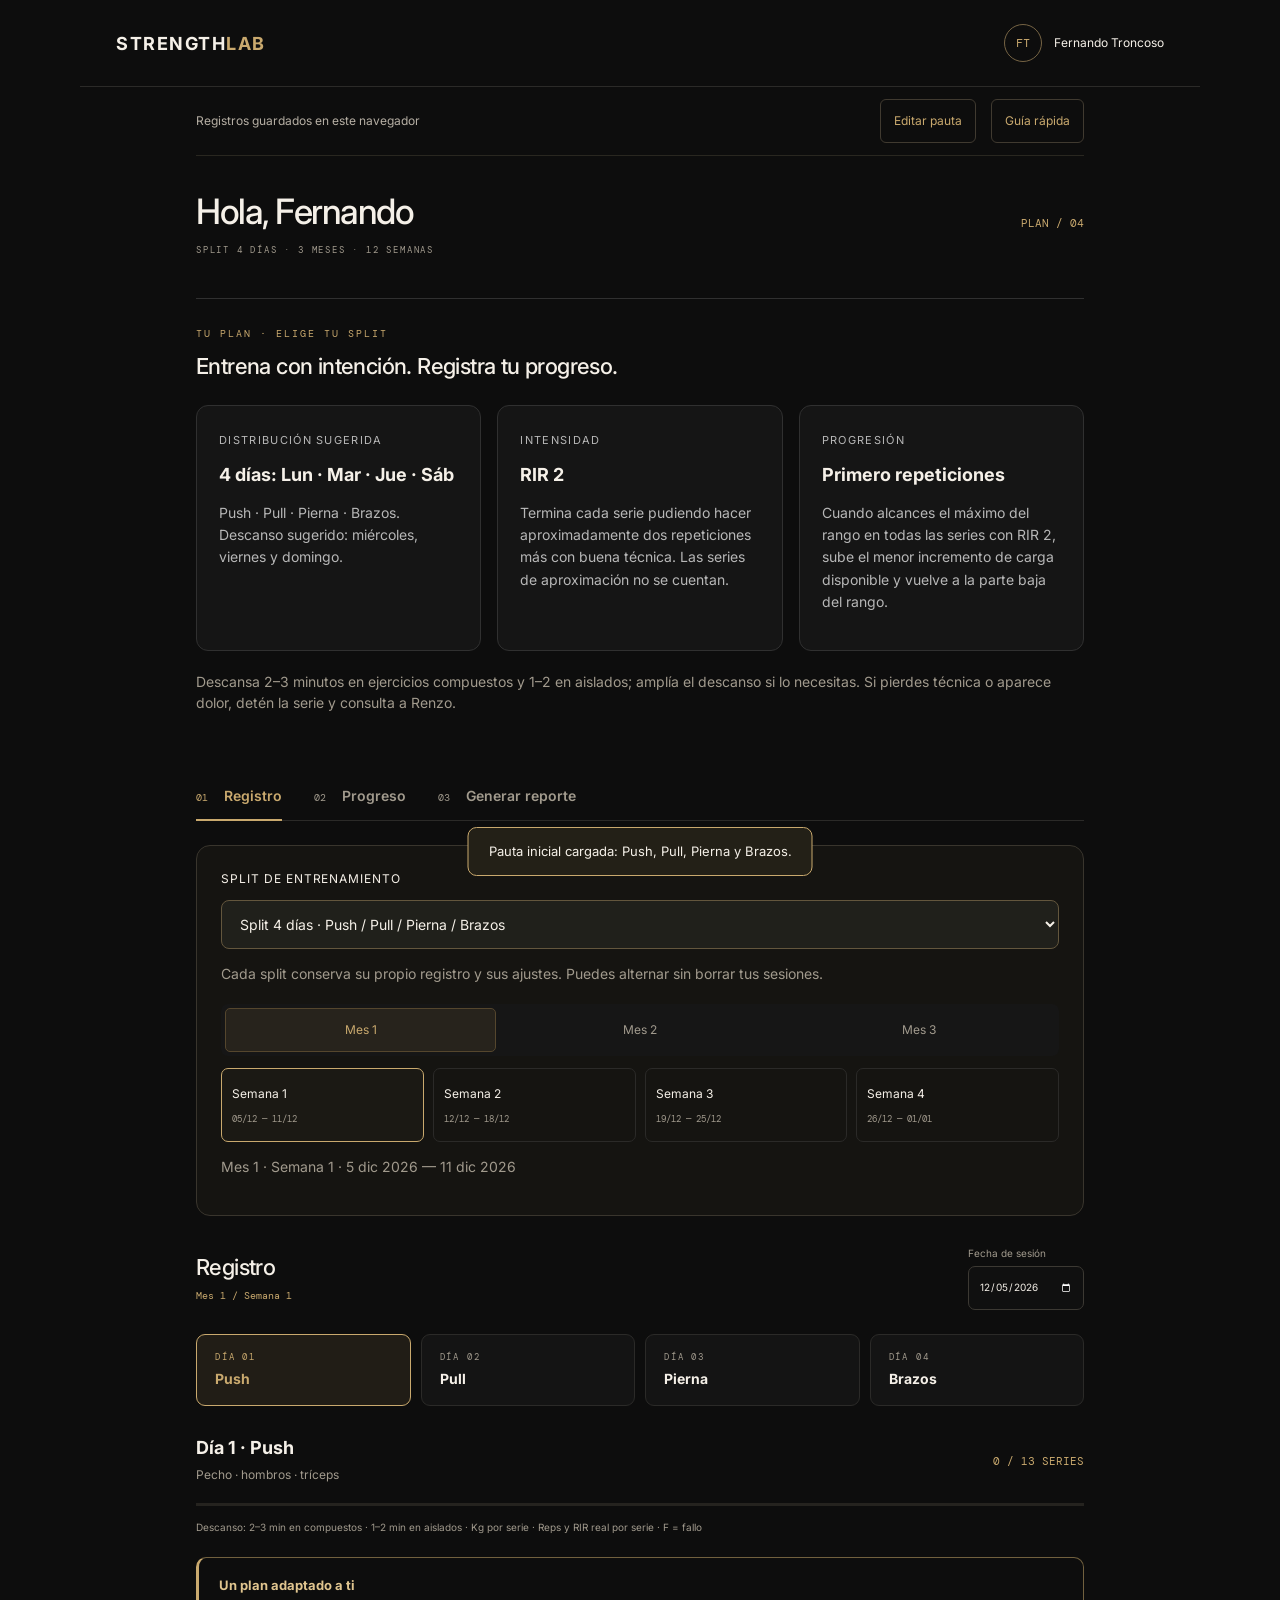
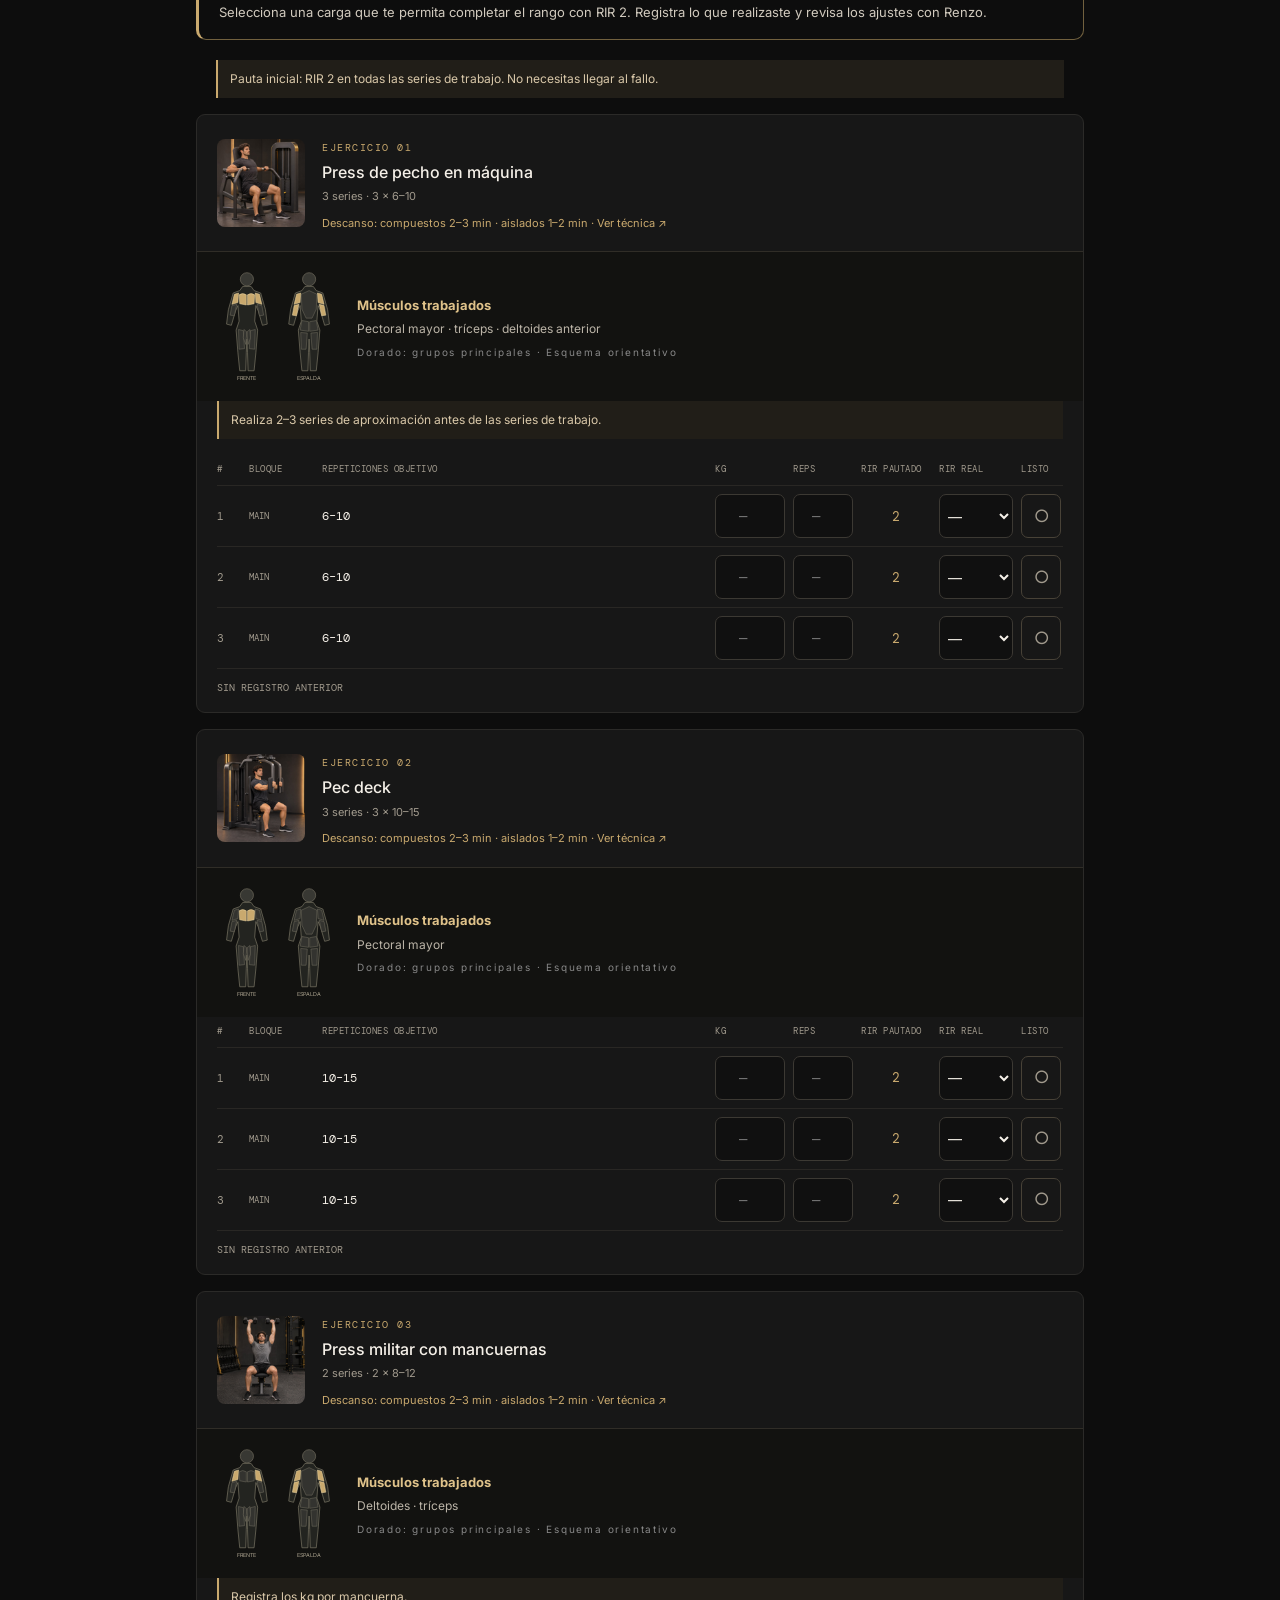
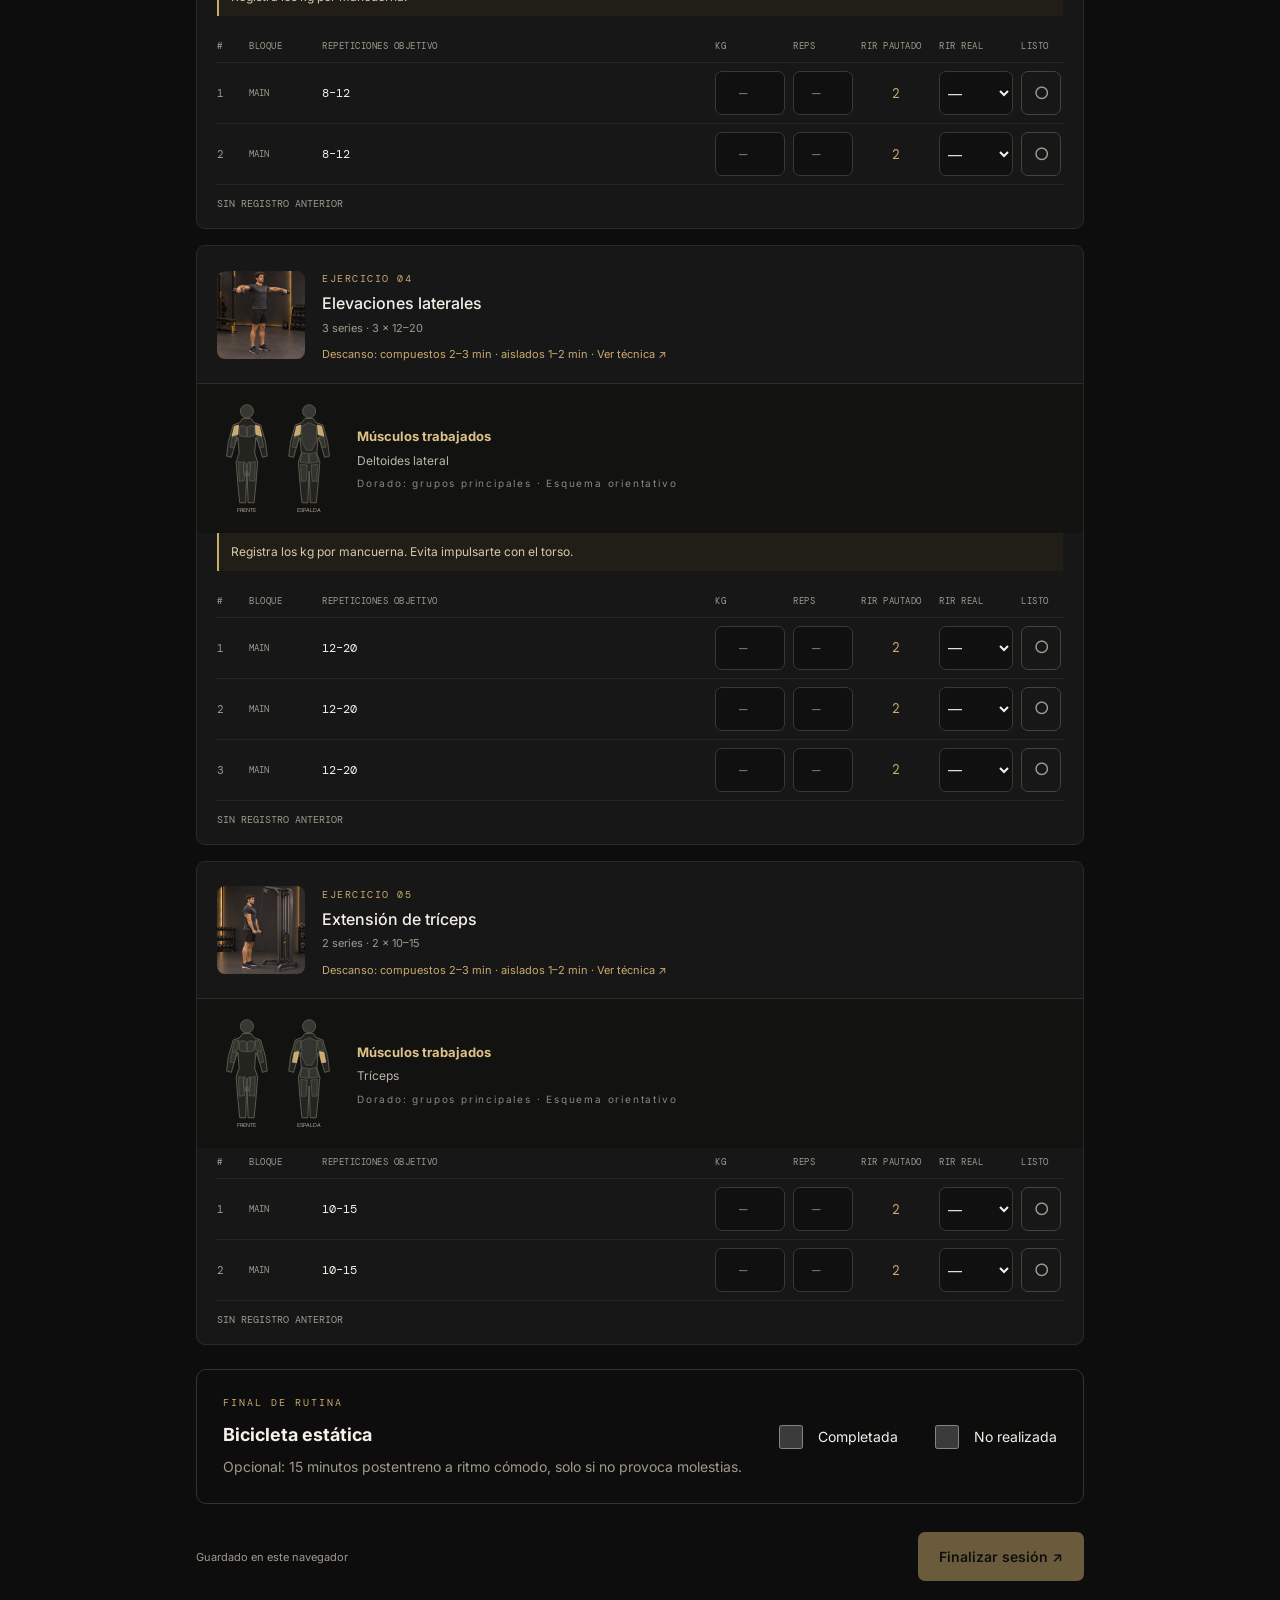
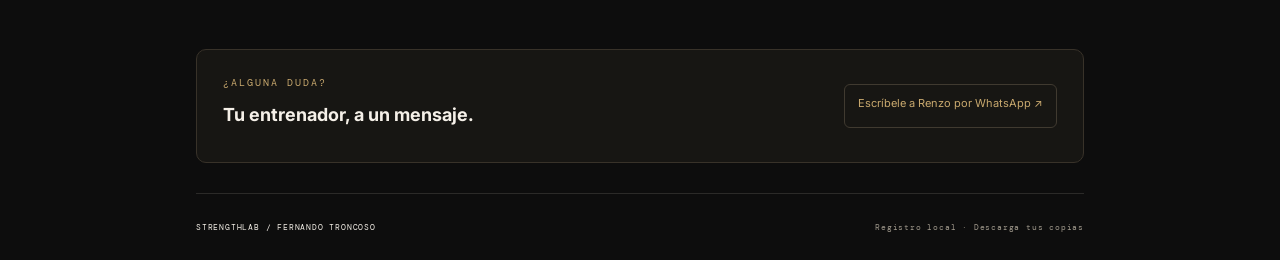
<file: index.html>
<!doctype html>
<html lang="es"><head><meta charset="utf-8"><meta name="viewport" content="width=device-width,initial-scale=1,viewport-fit=cover"><meta name="theme-color" content="#0D0D0D"><meta name="description" content="Rutina de Fernando Troncoso: Push, Pull, Pierna y Brazos. Registro de cargas y seguimiento."><meta name="robots" content="noindex"><title>Fernando Troncoso · StrengthLab</title><link rel="preconnect" href="https://fonts.googleapis.com"><link rel="stylesheet" href="https://fonts.googleapis.com/css2?family=Playfair+Display:wght@600;700&family=DM+Mono:wght@400;500&family=Inter:wght@400;500;600;700&display=swap"><link rel="stylesheet" href="style.css?v=split-v2"><script src="routine.js?v=split-v2" defer></script><script src="technique.js?v=split-v2" defer></script><script src="vendor/jspdf.umd.min.js?v=split-v2" defer></script><script src="vendor/jspdf.plugin.autotable.min.js?v=split-v2" defer></script><link rel="stylesheet" href="cloud.css?v=split-v2"><script src="plan.js?v=split-v2" defer></script><script src="local.js?v=split-v2" defer></script><script src="muscles.js?v=split-v2" defer></script><script src="app.js?v=split-v2" defer></script><script src="reports.js?v=split-v2" defer></script><script src="editor.js?v=split-v2" defer></script><script src="onboarding.js?v=split-v2" defer></script><link rel="stylesheet" href="demo.css?v=split-v2"><script src="program.js?v=split-v2" defer></script></head>
<body><header><a class="brand" href="#registro" aria-label="StrengthLab registro">STRENGTH<span>LAB</span></a><div class="athlete"><span class="avatar" id="demo-avatar">FT</span><span id="demo-athlete">Fernando Troncoso</span></div></header>
<main id="workspace"><div class="account-bar"><span id="account-role">Registros guardados en este navegador</span><div><button id="edit-plan" class="quiet">Editar pauta</button><button id="show-guide" class="quiet">Guía rápida</button></div></div><div id="sync-alert" role="status" hidden></div><section class="intro"><div><h1>Hola, <em id="demo-greeting">Fernando</em></h1><p class="plan-meta">SPLIT 4 O 5 DÍAS · 3 MESES · 12 SEMANAS</p></div><span class="minimal-mark">PLAN / 04</span></section>
<section class="demo-includes"><p class="eyebrow">TU PLAN · ELIGE TU SPLIT</p><h2>Entrena con intención. Registra tu progreso.</h2><div class="demo-benefits"><article><span>DISTRIBUCIÓN SUGERIDA</span><h3 id="split-schedule">4 días: Lun · Mar · Jue · Sáb</h3><p id="split-description">Push · Pull · Pierna · Brazos.</p></article><article><span>INTENSIDAD</span><h3>RIR 2</h3><p>Termina cada serie pudiendo hacer aproximadamente dos repeticiones más con buena técnica. Las series de aproximación no se cuentan.</p></article><article><span>PROGRESIÓN</span><h3>Primero repeticiones</h3><p>Cuando alcances el máximo del rango en todas las series con RIR 2, sube el menor incremento de carga disponible y vuelve a la parte baja del rango.</p></article></div><p class="muted">Descansa 2–3 minutos en ejercicios compuestos y 1–2 en aislados; amplía el descanso si lo necesitas. Si pierdes técnica o aparece dolor, detén la serie y consulta a Renzo.</p></section><nav aria-label="Secciones"><button data-tab="registro" class="active">01 <span>Registro</span></button><button data-tab="progreso">02 <span>Progreso</span></button><button data-tab="reporte">03 <span>Generar reporte</span></button></nav>
<section id="coach" hidden><div class="section-top"><div><p class="eyebrow">PAUTA DEL ENTRENADOR</p><h2>Pauta y videos de referencia</h2></div><button id="close-editor" class="quiet">Volver al registro</button></div><p class="muted">Define las series, repeticiones y el RIR objetivo de cada serie y pega el video de cada ejercicio. F = fallo; 0 = ninguna repetición en reserva sin intentar otra. Los campos vacíos quedan sin pautar. Esta pauta se aplica a las sesiones nuevas del programa.</p><p class="note">La pauta se guarda en este navegador. Usa «Crear enlace de pauta» para compartir los ajustes. Las sesiones ya registradas conservan su pauta original. Este editor no tiene contraseña.</p><form id="plan-form"><div id="plan-fields"></div><div class="editor-actions"><button class="primary" type="submit">Guardar pauta</button><button class="quiet" id="share-plan" type="button">Crear enlace de pauta ↗</button><button class="quiet" id="export-plan" type="button">Descargar pauta</button><label class="quiet file">Importar pauta<input id="import-plan" type="file" accept="application/json"></label></div><p id="plan-status" role="status"></p><div id="plan-link-box" hidden><label>Enlace de pauta<textarea id="plan-link" rows="3" readonly></textarea></label><button id="copy-plan-link" type="button" class="quiet">Copiar enlace</button></div></form></section><section id="registro"><section class="program-controls" aria-label="Planificación del entrenamiento"><label for="split-select">Split de entrenamiento</label><select id="split-select"><option value="4">Split 4 días · Push / Pull / Pierna / Brazos</option><option value="5">Split 5 días · Push / Pull / Pierna / Push / Pull</option></select><p class="muted">Cada split conserva su propio registro y sus ajustes. Puedes alternar sin borrar tus sesiones.</p><div id="training-months" class="months" aria-label="Mes de entrenamiento"></div><div id="training-weeks" class="report-weeks" aria-label="Semana de entrenamiento"></div><p id="training-range" class="muted"></p></section><div class="section-top"><div><h2>Registro</h2><p id="session-period" class="period-caption"></p></div><label class="date-label">Fecha de sesión<input type="date" id="date" required></label></div><div class="days" id="days"></div><div class="session-head"><div><h3 id="day-title"></h3><p class="muted" id="day-description"></p></div><span id="completion" class="mono"></span></div><div class="meter"><i id="meter"></i></div><p class="help">Descanso: 2–3 min en compuestos · 1–2 min en aislados · Kg por serie · Reps y RIR real por serie · F = fallo</p><aside class="care-note"><strong>Un plan adaptado a ti</strong><p>Selecciona una carga que te permita completar el rango con RIR 2. Registra lo que realizaste y revisa los ajustes con Renzo.</p></aside><p class="note">Pauta inicial: RIR 2 en todas las series de trabajo. No necesitas llegar al fallo.</p><div id="exercises"></div><section class="cardio-card" id="cardio-card"><div><p class="eyebrow">FINAL DE RUTINA</p><h3>Bicicleta estática</h3><p class="muted">Opcional: 15 minutos postentreno a ritmo cómodo, solo si no provoca molestias.</p></div><label class="cardio-check"><input id="cardio-done" type="checkbox"><span>Completada</span></label><label class="cardio-check"><input id="cardio-skipped" type="checkbox"><span>No realizada</span></label></section><div class="session-footer"><p id="save-status" role="status">Guardado en este navegador</p><button id="finish" class="primary">Finalizar sesión <span>↗</span></button></div></section>
<section id="progreso" hidden><div class="section-top"><div><h2>Progreso</h2></div></div><div class="stats" id="stats"></div><div class="chart-card"><label for="exercise-select" class="eyebrow">EVOLUCIÓN POR EJERCICIO</label><select id="exercise-select"></select><p class="muted">Mayor carga de una serie completada en cada sesión · kg</p><div id="chart"></div></div><div class="section-top"><h3>Historial de sesiones</h3><button class="quiet" id="export">Descargar historial ↓</button></div><div id="history"></div><details class="backup"><summary>Guardar o recuperar una copia</summary><p class="muted">Descarga una copia de tus registros. Las copias corresponden al split seleccionado. Cambia de split para consultar o respaldar sus registros.</p><button class="quiet" id="backup">Descargar copia</button><label class="quiet file">Importar copia<input id="import" type="file" accept="application/json"></label></details></section>
<section id="reporte" hidden><div class="section-top"><h2>Reporte semanal</h2><span class="mono">03 MESES / 12 SEMANAS</span></div>
<div class="report-controls"><div class="report-settings"><label class="date-label">Inicio del programa<input type="date" id="program-start" required></label><p class="muted">Cada mes tiene 4 semanas de 7 días.</p></div><div class="months" aria-label="Mes del reporte"><button data-month="0">Mes 1</button><button data-month="1">Mes 2</button><button data-month="2">Mes 3</button></div><div id="report-weeks" class="report-weeks" aria-label="Semana del reporte"></div><div class="report-selection"><span id="report-range"></span><button id="generate-report" class="primary">Generar reporte ↗</button></div></div>
<div id="report-output" aria-live="polite"><div class="empty">Selecciona una semana para generar su reporte.</div></div></section>
<aside class="coach-contact"><div><p class="eyebrow">¿ALGUNA DUDA?</p><h3>Tu entrenador, a un mensaje.</h3></div><a class="quiet" href="https://wa.me/56957528873" target="_blank" rel="noopener noreferrer">Escríbele a Renzo por WhatsApp ↗</a></aside><footer><span>STRENGTHLAB / FERNANDO TRONCOSO</span><span class="muted">Registro local · Descarga tus copias</span></footer></main><dialog id="onboarding" aria-labelledby="welcome-title" aria-describedby="welcome-description"><div class="welcome-top"><p class="eyebrow">STRENGTHLAB · TU GUÍA</p><button id="welcome-skip" class="quiet" type="button">Ver después</button></div><div class="welcome-progress" aria-hidden="true"><i></i><i></i><i></i><i></i><i></i></div><p id="welcome-step" class="eyebrow" aria-live="polite"></p><h2 id="welcome-title" tabindex="-1"></h2><p id="welcome-description" class="muted"></p><div id="welcome-content"></div><div class="welcome-actions"><button id="welcome-back" class="quiet" type="button">Atrás</button><button id="start-training" class="primary" type="button">Siguiente →</button></div><p class="welcome-foot">Puedes volver a esta guía desde «Guía rápida».</p></dialog><dialog id="photo" aria-labelledby="photo-title"><button id="close-photo" aria-label="Cerrar detalle del ejercicio">×</button><img alt=""><div class="technique-content"><p id="photo-caption" class="eyebrow"></p><h2 id="photo-title"></h2><p class="rest-detail">Descanso recomendado: <strong>2–3 min en compuestos; 1–2 min en aislados</strong></p><div id="photo-muscles"></div><h3>Recomendación técnica</h3><ul id="photo-technique"></ul><p id="photo-coach-note" class="note" hidden></p></div></dialog><div id="toast" role="status" hidden></div></body></html>
</file>
<file: style.css>
:root{color-scheme:dark;--gold:#c9a96e;--bg:#0d0d0d;--card:#171717;--line:#2b2a28;--text:#f5f0e8;--muted:#a19a8d;--mono:'DM Mono',monospace;--serif:'Playfair Display',Georgia,serif}*{box-sizing:border-box}body{margin:0;background:var(--bg);color:var(--text);font:14px/1.5 Inter,system-ui,sans-serif}button,input,select{font:inherit}button,a,input,select,summary{touch-action:manipulation}button{cursor:pointer}button:focus-visible,a:focus-visible,summary:focus-visible{outline:2px solid var(--gold);outline-offset:4px}button{color:inherit}header{max-width:1120px;margin:auto;padding:28px 36px;display:flex;justify-content:space-between;align-items:center;border-bottom:1px solid var(--line)}.brand{font-size:18px;font-weight:700;letter-spacing:1.5px;color:var(--text);text-decoration:none}.brand>span{color:var(--gold)}small{display:block;font-size:9px;letter-spacing:1.8px;color:var(--muted);font-weight:400;margin-top:5px}.athlete{display:flex;align-items:center;gap:12px;font-size:12px}.avatar{width:38px;height:38px;border:1px solid #766444;display:grid;place-items:center;border-radius:50%;font:12px var(--mono);color:var(--gold)}main{max-width:960px;padding:0 36px;margin:auto}.intro{display:flex;align-items:center;justify-content:space-between;padding:46px 0 34px}.eyebrow{font:10px var(--mono);letter-spacing:2px;color:var(--gold);margin:0 0 12px}h1{font:600 56px/1.1 var(--serif);margin:0 0 16px;letter-spacing:-2px}h1 em{color:var(--gold);font-style:normal}h2{font:600 28px/1.2 var(--serif);margin:0}h3{font-size:18px;margin:0}.muted{color:var(--muted)}.intro .muted{margin:0}.plan-label{display:flex;align-items:center;gap:14px}.plan-label b{font:48px var(--serif);color:var(--gold)}.plan-label span{font:9px/1.8 var(--mono);letter-spacing:1px;color:var(--muted)}nav{display:flex;border-bottom:1px solid var(--line);gap:28px;margin-bottom:32px}nav button{border:0;border-bottom:2px solid transparent;background:none;padding:16px 2px;color:var(--muted);font:10px var(--mono)}nav button span{font:600 14px Inter,sans-serif;margin-left:10px}nav button.active{border-color:var(--gold);color:var(--gold)}.section-top{display:flex;align-items:center;justify-content:space-between;gap:15px;margin:28px 0 24px}.date-label{color:var(--muted);font-size:10px;display:grid;gap:5px}input,select{border:1px solid #3c3933;border-radius:7px;background:#101010;color:var(--text);padding:10px;min-height:44px}input:focus,select:focus{outline:1px solid var(--gold);border-color:var(--gold)}.days{display:grid;grid-template-columns:repeat(3,1fr);gap:10px;margin-bottom:28px}.day{background:#141414;text-align:left;border:1px solid var(--line);border-radius:9px;padding:16px 18px}.day small{font:9px var(--mono);margin:0 0 5px}.day strong{font-size:14px}.day.active{border-color:var(--gold);background:#211d16;color:var(--gold)}.day.active small{color:var(--gold)}.session-head{display:flex;align-items:center;justify-content:space-between;gap:14px}.session-head p{margin:5px 0;font-size:12px}.mono{font:11px var(--mono);color:var(--gold)}.meter{background:#25231f;height:3px;margin-top:14px}.meter i{display:block;height:100%;background:var(--gold);width:0;transition:width .2s}.help{font-size:11px;color:var(--muted);margin:14px 0 22px}.exercise{border:1px solid var(--line);background:var(--card);border-radius:12px;overflow:hidden;margin-bottom:16px}.ex-head{display:flex;align-items:center;gap:17px;padding:20px}.photo-btn{padding:0;border:0;width:88px;height:88px;border-radius:8px;overflow:hidden;flex:none;background:white}.photo-btn img{width:100%;height:100%;object-fit:contain;display:block}.ex-meta{flex:1}.ex-meta h3{font-size:16px;line-height:1.4;margin:5px 0}.ex-number{font:10px var(--mono);color:var(--gold);letter-spacing:1.5px}.ex-meta p{font-size:11px;color:var(--muted);margin:4px 0}.note{font-size:12px;margin:0 20px 16px;padding:10px 12px;background:#211e18;border-left:2px solid var(--gold);color:#d9c8a9}.sets{padding:0 20px 18px}.set-row{display:grid;grid-template-columns:30px 90px 1fr 94px 80px 44px;align-items:center;gap:10px;padding:8px 0;border-bottom:1px solid #292724}.set-row:last-child{border:0}.set-row.labels{font:9px var(--mono);color:var(--muted);letter-spacing:.5px;padding-bottom:10px}.set-row input{width:100%;text-align:center;font:14px var(--mono);padding:7px 4px}.set-row .target{font:12px var(--mono)}.badge{font:9px var(--mono);text-transform:uppercase;color:var(--muted)}.badge.top{color:var(--gold)}.set-no{font:11px var(--mono);color:var(--muted)}.done{width:40px;height:44px;border:1px solid #484237;border-radius:7px;background:transparent;color:var(--muted);font-size:17px}.set-row.completed .done{background:var(--gold);color:#15120c;border-color:var(--gold)}.set-row.completed{background:#c9a96e06}.previous{font:10px var(--mono);color:var(--muted);margin:12px 0 0}.session-footer{display:flex;justify-content:space-between;gap:15px;align-items:center;padding:10px 0 20px}.session-footer p{font-size:11px;color:var(--muted)}.primary{background:var(--gold);color:#13110c;border:0;border-radius:7px;padding:14px 21px;font-weight:600;min-height:48px}.primary span{margin-left:20px}.primary:disabled{opacity:.5;cursor:default}.quiet{background:transparent;border:1px solid #403a30;border-radius:6px;color:var(--gold);padding:10px 13px;min-height:44px;font-size:11px}.stats{display:grid;grid-template-columns:repeat(3,1fr);gap:12px}.stat{padding:22px;background:var(--card);border:1px solid var(--line);border-radius:10px}.stat strong{font:30px var(--serif);display:block;color:var(--gold)}.stat span{font:10px var(--mono);color:var(--muted)}.chart-card{background:var(--card);border:1px solid var(--line);border-radius:12px;padding:24px;margin:24px 0}.chart-card select{display:block;width:100%;margin:10px 0;font-size:14px}.chart-card>p{font-size:11px}.chart-svg{display:block;width:100%;height:auto}.empty{text-align:center;padding:42px 20px;border:1px dashed #39342b;border-radius:8px;color:var(--muted);font-size:13px}.empty b{display:block;color:var(--text);font-size:16px;margin-bottom:8px}.history-row{display:flex;align-items:center;justify-content:space-between;gap:12px;padding:18px 2px;border-bottom:1px solid var(--line)}.history-row b{display:block;font-size:13px}.history-row small{letter-spacing:0;font-size:11px}.backup{margin:28px 0;font-size:12px}.backup summary{cursor:pointer;color:var(--muted);padding:12px 0}.backup button{margin-right:8px}.file{display:inline-flex;align-items:center;cursor:pointer}.file input{position:absolute;opacity:0;width:1px;height:1px;min-height:0}.file:focus-within{outline:2px solid var(--gold)}footer{padding:28px 0;border-top:1px solid var(--line);font:9px var(--mono);letter-spacing:1px;margin-top:30px}footer p{color:var(--muted);letter-spacing:0;font:10px Inter,sans-serif}dialog{padding:14px;border:1px solid var(--line);border-radius:12px;max-width:520px;width:90%;background:#171717;color:var(--text)}dialog::backdrop{background:#000c}dialog img{width:100%;border-radius:8px;display:block}dialog p{margin:12px 3px;font-size:12px}dialog button{position:absolute;right:23px;top:23px;width:40px;height:40px;border-radius:50%;border:0;background:#111d;color:white;font-size:26px}#toast{position:fixed;bottom:24px;left:50%;transform:translateX(-50%);padding:14px 20px;border:1px solid var(--gold);border-radius:9px;background:#232017;color:var(--text);z-index:10;font-size:13px;max-width:90%;width:max-content}button:hover{filter:brightness(1.12)}[hidden]{display:none!important}@media(max-width:620px){header{padding:20px}.brand{font-size:14px}.athlete>span:last-child{display:none}main{padding:0 18px}.intro{padding:32px 0}h1{font-size:42px}.intro>.plan-label{display:none}.intro .muted{font-size:12px}nav{margin-bottom:24px}.section-top{align-items:flex-start}h2{font-size:22px}.date-label input{font-size:11px;padding:7px;max-width:140px}.day{padding:12px 10px}.day strong{font-size:12px}.day small{font-size:8px}.days{gap:7px}.session-head h3{font-size:17px}.ex-head{padding:16px;gap:13px}.photo-btn{width:70px;height:70px}.ex-meta h3{font-size:14px}.sets{padding:0 13px 13px}.set-row{grid-template-columns:20px 55px minmax(46px,1fr) 61px 52px 34px;gap:5px}.set-row.labels{font-size:8px;letter-spacing:0}.badge{font-size:8px}.set-row .target{font-size:11px}.done{width:32px}.note{margin:0 16px 13px;font-size:11px}.session-footer{align-items:stretch;flex-direction:column;gap:6px}.session-footer p{margin:3px 0 8px}.stats{gap:7px}.stat{padding:14px 10px}.stat strong{font-size:26px}.stat span{font-size:8px}.chart-card{padding:16px}.history-row{font-size:12px}.history-row .quiet{padding:8px}.section-top .quiet{font-size:10px}footer{line-height:1.8}}@media(prefers-reduced-motion:reduce){*{transition:none!important;scroll-behavior:auto!important}}

/* Quiet editorial layout */
header{padding-top:24px;padding-bottom:24px}.intro{padding:34px 0 26px}.intro h1{font:500 35px/1.2 Inter,sans-serif;letter-spacing:-1.5px;margin:0}.intro h1 em{color:var(--text)}.plan-meta{font:9px var(--mono);letter-spacing:1.8px;color:var(--muted);margin:12px 0 0}.minimal-mark{font:11px var(--mono);color:var(--gold)}h2{font:500 22px/1.3 Inter,sans-serif;letter-spacing:-.6px}nav{position:relative;gap:32px;margin-bottom:24px}nav button{border:0;padding:16px 0}.nav-marker{position:absolute;bottom:-1px;left:0;height:2px;background:var(--gold);transition:transform .28s cubic-bezier(.22,1,.36,1),width .28s}.period-caption{margin:8px 0 0;font:10px var(--mono);color:var(--gold)}.section-top{margin-top:24px}.exercise{border-radius:9px;transition:border-color .2s}.exercise:focus-within{border-color:#756447}.day,.week,.months button{transition:background .2s,border-color .2s,color .2s}.done{transition:background .15s,transform .15s}.done:active,.primary:active{transform:scale(.96)}.primary{transition:background .15s,transform .15s}.ex-meta h3{font-weight:500}.help{font-size:10px}.stats .stat strong{font:400 28px var(--mono)}.stat{background:transparent}.session-footer{padding-top:4px}footer{display:flex;justify-content:space-between;gap:16px;flex-wrap:wrap;font-size:8px;letter-spacing:.8px}.report-controls{border:1px solid var(--line);border-radius:10px;padding:22px;margin-bottom:24px}.report-settings{display:flex;justify-content:space-between;align-items:center;gap:16px;margin-bottom:24px}.report-settings p{font-size:11px}.report-settings input{width:170px}.months{display:flex;gap:4px;background:#161616;border-radius:7px;padding:4px;margin-bottom:16px}.months button{flex:1;min-height:44px;border:1px solid transparent;border-radius:5px;background:transparent;color:var(--muted);font-size:12px}.months button.active{background:#27231c;color:var(--gold);border-color:#55462d}.report-weeks{display:grid;grid-template-columns:repeat(4,1fr);gap:9px}.week{padding:16px 10px;text-align:left;background:transparent;border:1px solid var(--line);border-radius:7px}.week.active{border-color:var(--gold);background:#c9a96e09}.week span{display:block;font-size:12px}.week small{font:9px var(--mono);letter-spacing:0;margin-top:10px}.week i{display:block;font:9px var(--mono);color:var(--gold);margin-top:16px}.report-selection{display:flex;justify-content:space-between;gap:15px;align-items:center;margin-top:22px}.report-selection>span{font:10px var(--mono);color:var(--muted)}.report-actions{display:flex;justify-content:space-between;gap:16px;align-items:center;margin:22px 0 16px}.report-actions>div{display:flex;gap:8px}.report-actions .primary{font-size:11px;padding:10px 14px;min-height:44px}.report-paper{border:1px solid var(--line);border-radius:10px;background:#141414;padding:26px}.report-heading{display:flex;justify-content:space-between;gap:18px;border-bottom:1px solid var(--line);padding-bottom:22px}.report-heading h2{font-size:24px}.report-heading strong{font:12px var(--mono)}.report-heading p:not(.eyebrow){font-size:10px;color:var(--muted);margin-bottom:0}.report-heading>div:last-child{text-align:right}.report-summary{display:grid;grid-template-columns:repeat(3,1fr);gap:14px;padding:24px 0}.report-summary b{font:24px var(--mono);display:block;color:var(--gold)}.report-summary span{display:block;font-size:10px;color:var(--muted);margin-top:8px}.report-day-status{display:flex;justify-content:space-between;gap:12px;font-size:10px;border-top:1px solid var(--line);border-bottom:1px solid var(--line);padding:15px 0;color:var(--muted)}.report-day-status b{color:var(--text);margin-right:5px;font-weight:500}.report-paper h3{font-size:14px;font-weight:500;margin:28px 0 12px}.report-note{font-size:10px;color:var(--muted);line-height:1.6}.table-scroll{overflow:auto}table{width:100%;border-collapse:collapse;text-align:left;font-size:11px}th{font-weight:500;color:var(--muted);font-size:9px;padding:10px 7px;border-bottom:1px solid #474033;white-space:nowrap}td{padding:11px 7px;border-bottom:1px solid var(--line)}td:first-child{min-width:140px}td:not(:first-child){font-family:var(--mono);font-size:10px}td small{font-size:8px;letter-spacing:0;margin-top:3px}.report-session-title{display:flex;justify-content:space-between;align-items:center;gap:12px;margin:24px 0 8px}.report-session-title h4{font-size:12px;margin:0;font-weight:500}.report-session-title span{font-size:9px;color:var(--muted)}.report-empty{padding:50px 0;text-align:center;color:var(--muted)}.report-end{border-top:1px solid var(--line);padding-top:18px;margin-top:28px}.quiet:disabled{opacity:.4;cursor:default}
@media(max-width:620px){.intro{padding:26px 0 20px}.intro h1{font-size:28px}.minimal-mark{font-size:9px}nav{gap:0;justify-content:space-between}nav button{font-size:9px}nav button span{font-size:11px;margin-left:6px}.section-top h2{font-size:20px}.section-top>.mono{font-size:8px}.report-controls{padding:15px}.report-settings{align-items:flex-start}.report-settings p{max-width:130px;font-size:10px;margin:18px 0 0}.report-settings input{width:150px}.report-weeks{grid-template-columns:repeat(2,1fr)}.week{padding:12px}.week i{margin-top:10px}.report-selection{align-items:stretch;flex-direction:column}.report-selection>span{text-align:center}.report-actions{align-items:flex-start;flex-direction:column}.report-actions>div{width:100%}.report-actions button{flex:1}.report-paper{padding:16px}.report-heading{flex-direction:column;gap:14px}.report-heading>div:last-child{text-align:left}.report-summary{gap:8px}.report-summary span{font-size:9px}.report-summary b{font-size:20px}.report-day-status{gap:8px;font-size:9px}.report-day-status b{display:block;margin-bottom:3px}.report-session-title{align-items:flex-start;flex-direction:column;gap:4px}}
@media print{@page{size:A4;margin:14mm}*{color:#151515!important;background:white!important;box-shadow:none!important;text-shadow:none!important;animation:none!important}body{font-size:10pt}header,nav,.intro,main>section:not(#reporte),#reporte>.section-top,.report-controls,.report-actions,footer,dialog,#toast{display:none!important}main{max-width:none;padding:0;margin:0}#reporte{display:block!important}.report-paper{padding:0;border:0;border-radius:0}.table-scroll{overflow:visible}table{font-size:9pt}td:not(:first-child),th{font-size:8pt}thead{display:table-header-group}tr{break-inside:avoid}h3,h4,.report-session-title{break-after:avoid}.report-heading{flex-direction:row}.report-heading>div:last-child{text-align:right}.report-summary,.report-heading,.report-day-status{break-inside:avoid}.report-summary span,.report-note{font-size:8pt}th,td{border-color:#ccc}.report-note{color:#555!important}.report-session-title{flex-direction:row}}

.days{grid-template-columns:repeat(4,1fr)}.exercise-number-art{display:grid;place-items:center;width:100%;height:100%;background:#211d16;color:var(--gold);font:32px var(--mono)}.report-day-status{flex-wrap:wrap}@media(max-width:620px){.days{grid-template-columns:repeat(2,1fr)}}


.report-actions>div{flex-wrap:wrap}.photo-btn{background:#222}.photo-btn img{object-fit:cover}

/* RIR and coach prescription */
.sets-scroll{overflow-x:auto}.sets{min-width:650px}.set-row{grid-template-columns:24px 65px minmax(55px,1fr) 70px 60px 70px 74px 42px;gap:8px}.set-row select{width:100%;padding:8px 4px;min-height:44px}.rir-target{text-align:center;color:var(--gold);font:13px var(--mono)}.exercise-video{display:inline-flex;margin:0 20px 15px;text-decoration:none}.plan-exercise{border:1px solid var(--line);border-radius:9px;padding:20px;margin:18px 0}.plan-exercise legend{padding:0 8px;font-weight:600}.plan-rirs{display:flex;gap:12px;flex-wrap:wrap}.plan-rirs label{display:grid;gap:6px;font-size:12px;color:var(--muted)}.plan-rirs select{min-width:76px}.video-label{display:grid;gap:8px;margin-top:20px;font-size:12px;color:var(--muted)}.video-label input{width:100%}.editor-day{margin-top:30px;color:var(--gold)}.editor-actions{display:flex;gap:10px;flex-wrap:wrap;margin:24px 0}#plan-status{color:var(--gold);font-size:12px}#plan-link-box label{display:grid;gap:8px}#plan-link{width:100%;background:var(--card);color:var(--text);border:1px solid var(--line);padding:12px;margin-bottom:10px}.account-bar>div{display:flex;gap:8px}#coach>.muted{font-size:12px}#coach>.note{margin:20px 0}.report-paper .table-scroll table{min-width:680px}@media(max-width:620px){.sets{min-width:650px}.set-row{grid-template-columns:24px 65px minmax(55px,1fr) 70px 60px 70px 74px 42px}.plan-exercise{padding:14px}.plan-rirs{gap:8px}.account-bar{flex-wrap:wrap;gap:10px}.account-bar>div{flex-wrap:wrap}.report-paper .table-scroll table{min-width:680px}}

.set-field{min-width:0}.set-field>span{display:none}@media(max-width:620px){.sets{min-width:0}.sets-scroll{overflow:visible}.set-row{grid-template-columns:repeat(4,minmax(0,1fr));gap:8px;padding:14px 0}.set-row.labels{display:none}.set-no{grid-row:1;grid-column:1}.badge{grid-row:1;grid-column:2}.set-row .target{grid-row:1;grid-column:3;font-size:11px}.set-row .target:after{content:' reps';font-size:9px;color:var(--muted)}.set-row .done{grid-row:1;grid-column:4;justify-self:end;width:40px}.kg-field{grid-row:2;grid-column:1}.reps-field{grid-row:2;grid-column:2}.rir-target{grid-row:2;grid-column:3;display:flex;flex-direction:column;justify-content:space-between;align-items:center;padding-bottom:12px}.rir-field{grid-row:2;grid-column:4}.set-field{display:grid;gap:5px}.set-field>span,.rir-target:before{display:block;font:8px var(--mono);color:var(--muted)}.rir-target:before{content:'RIR PAUTADO';margin-bottom:5px}.set-row input,.set-row select{font-size:13px;min-width:0;min-height:44px;width:100%;padding:7px 3px}}

.days{grid-template-columns:repeat(3,minmax(0,1fr))}.care-note{border:1px solid #71603e;border-left:3px solid #c9a96e;border-radius:10px;padding:16px 20px;margin:20px 0;color:#d1cabe;font-size:13px;line-height:1.7}.care-note strong{color:#e0c58f}.care-note p{margin:5px 0 0}.muscle-card{display:flex;align-items:center;gap:18px;padding:12px 20px;border-top:1px solid #302d27;background:#121210}.muscle-card svg{width:122px;height:125px;flex-shrink:0}.muscle-card p{font-size:12px;line-height:1.7;color:#bcb5a8;margin:4px 0}.muscle-card strong{color:#dfc28a;font-size:13px}.muscle-card small{font-size:10px;color:#888}.muscle-shape{fill:#33332f;stroke:#777363;stroke-width:.8}.muscle-active{fill:#c9a96e;stroke:#f1dba9;stroke-width:.8}.cardio-card{flex-wrap:wrap;gap:14px}.cardio-check{font-size:12px}.plan-dose{display:flex;gap:12px;margin-bottom:12px}.plan-dose input{width:110px;padding:10px;background:#151515;color:#eee;border:1px solid #554e42;border-radius:5px}.plan-dose label{font-size:12px}@media(max-width:600px){.days{grid-template-columns:repeat(3,minmax(0,1fr))}.day{padding:12px 8px}.day strong{font-size:13px}.muscle-card{padding:10px;gap:8px}}
#onboarding{width:min(600px,calc(100vw - 28px));max-height:calc(100dvh - 32px);box-sizing:border-box;padding:28px;border:1px solid #645537;border-radius:16px;background:#171714;color:#eee9de;overflow:auto}#onboarding::backdrop{background:rgba(0,0,0,.82)}.welcome-top{display:flex;justify-content:space-between;align-items:center;gap:12px}.welcome-top .eyebrow{margin:0;font-size:10px}.welcome-top button{white-space:nowrap;padding:8px 12px;font-size:12px}.welcome-progress{display:flex;gap:6px;margin:22px 0 18px}.welcome-progress i{height:3px;background:#38362f;flex:1;border-radius:2px}.welcome-progress i.active{background:#c9a96e}#welcome-title{font-size:28px;line-height:1.2;margin:10px 0 14px;outline:none}#welcome-description{font-size:14px;line-height:1.7}#welcome-content{font-size:13px;line-height:1.7}#welcome-content p{margin:6px 0}.welcome-grid{display:grid;gap:10px;margin:20px 0}.welcome-grid>div{border:1px solid #38352d;border-radius:8px;padding:12px 14px}.welcome-grid b{color:#d7bb86}.welcome-grid p{color:#c1baac}.welcome-list{padding-left:22px;margin:20px 0}.welcome-list li{margin:12px 0;padding-left:4px}.welcome-example{background:#282419;border-left:3px solid #c9a96e;padding:12px 15px;margin:18px 0}.welcome-example small{font-size:9px;letter-spacing:.06em;color:#c9a96e}.welcome-actions{display:flex;justify-content:space-between;gap:12px;margin-top:24px}.welcome-actions .primary{width:auto!important;flex:1;max-width:270px}.welcome-actions button:disabled{opacity:.35;cursor:default}.welcome-foot{font-size:11px;color:#aaa18f;text-align:center;margin:18px 0 0}#onboarding .note{font-size:12px;line-height:1.65}#onboarding button:focus-visible{outline:2px solid #e6c68d;outline-offset:3px}@media(max-width:600px){#onboarding{padding:20px 18px}#welcome-title{font-size:25px}.welcome-actions{position:sticky;bottom:-20px;background:#171714;padding:12px 0;margin-top:16px}.welcome-foot{margin-bottom:8px}}
#onboarding button{position:static;inset:auto;width:auto;height:auto;min-height:42px;border-radius:7px;font-size:13px;font-family:inherit;line-height:1.3;border:1px solid #554b38;padding:11px 16px;background:transparent;color:#d7c4a1}#onboarding button.primary{background:#c9a96e;color:#161510;border-color:#c9a96e;font-weight:600}#onboarding .welcome-top button{padding:8px 10px;font-size:12px}
#onboarding[open]{display:flex;flex-direction:column;max-width:600px}#onboarding #welcome-content{overflow-y:auto;min-height:0;flex:1;padding-right:6px}#onboarding .welcome-top,#onboarding .welcome-progress,#onboarding .welcome-actions,#onboarding .welcome-foot,#welcome-title,#welcome-description,#welcome-step{flex-shrink:0}#onboarding .welcome-actions{position:static;padding:0;margin-top:16px}#onboarding .welcome-progress{margin:16px 0 10px}#onboarding #welcome-step{margin:0}#onboarding .welcome-foot{margin-top:12px}
</file>
<file: cloud.css>
[hidden]{display:none!important}.auth-card{max-width:420px;margin:10vh auto;padding:30px 24px}.auth-card h1{font-family:'Playfair Display',serif;font-size:48px;margin:18px 0 32px}.auth-card h1 em{color:#c9a96e;font-weight:400}.auth-card form{display:grid;gap:20px;margin:24px 0}.auth-card label,#routine-fields label{display:grid;gap:8px;font-size:12px;color:#b6afa4}.auth-card input,#routine-fields input{width:100%;box-sizing:border-box;padding:13px;border:1px solid #3a352e;border-radius:5px;background:#161513;color:#f5f0e8;font:inherit}.auth-card input:focus,#routine-fields input:focus{outline:1px solid #c9a96e}.auth-card .primary{width:100%;justify-content:center}.account-bar{display:flex;justify-content:space-between;align-items:center;border-bottom:1px solid #292720;padding:12px 0;font-size:12px;color:#b6afa4}.account-bar>div{display:flex;gap:15px}#sync-alert{padding:14px;border:1px solid #c9a96e;background:#292318;color:#f1dab1;font-size:13px;margin:14px 0}#coach-editor{margin:20px 0;border:1px solid #383229;padding:18px;border-radius:8px}#coach-editor summary{cursor:pointer;color:#c9a96e}#routine-fields fieldset{border:0;padding:18px 0}#routine-fields legend{padding-top:24px;color:#c9a96e}.editor-ex{border-bottom:1px solid #383229;padding:18px 0;display:grid;gap:12px}.editor-block{display:grid;grid-template-columns:90px 80px 1fr;align-items:end;gap:12px;font-size:12px}#routine-status{display:block;margin-top:12px;font-size:13px;color:#c9a96e}input:disabled{opacity:.7}.account-bar .quiet{font-size:12px}@media(max-width:600px){.auth-card{margin:6vh auto}.account-bar{align-items:flex-start;gap:12px}.editor-block{grid-template-columns:70px 65px 1fr;gap:8px}}

.cardio-card,.coach-contact{display:flex;align-items:center;justify-content:space-between;gap:24px;padding:26px;border:1px solid #383229;border-radius:10px;margin:24px 0}.cardio-card h3,.coach-contact h3{margin:8px 0}.cardio-card .muted{margin:0}.cardio-check{display:flex;align-items:center;gap:12px;cursor:pointer;font-size:14px}.cardio-check input{accent-color:#c9a96e;width:24px;height:24px}.coach-contact a{color:#c9a96e;text-decoration:none;line-height:1.6}.coach-contact{margin-top:48px;background:#171613}#onboarding{max-width:540px;width:calc(100% - 32px);max-height:90dvh;box-sizing:border-box;padding:32px;border:1px solid #51432d;border-radius:14px;background:#151411;color:#f5f0e8}#onboarding::backdrop{background:#000b;backdrop-filter:blur(5px)}#onboarding h2{font-size:32px;margin:18px 0}#onboarding>.muted{line-height:1.6}.welcome-steps{list-style:none;padding:0;margin:28px 0;display:grid;gap:24px}.welcome-steps li{display:flex;gap:18px}.welcome-steps li>span{color:#c9a96e;font-family:'DM Mono',monospace;padding-top:3px}.welcome-steps h3{margin:0 0 7px;font-size:16px}.welcome-steps p{margin:0;color:#b6afa4;font-size:14px;line-height:1.65}#start-training{width:100%;justify-content:center}.report-summary{grid-template-columns:repeat(4,1fr)}@media(max-width:600px){.account-bar>div{flex-wrap:wrap;gap:10px}.cardio-card,.coach-contact{padding:20px;align-items:flex-start}.coach-contact{flex-direction:column;gap:12px}#onboarding{padding:24px}.report-summary{grid-template-columns:repeat(2,1fr)}}

.exercise-details{width:100%;background:transparent;border:0;color:inherit;text-align:left;cursor:pointer}.exercise-details:hover{background:#211e18}.exercise-details .ex-meta{display:block}.exercise-rest{display:block;font-size:11px;color:#c9a96e;margin-top:10px}.set-row.labels span{white-space:normal;line-height:1.35}.set-row.labels{align-items:end}#photo{width:min(680px,calc(100% - 28px));max-height:90dvh;overflow:auto;padding:0;text-align:left}#photo>img{width:100%;max-height:42dvh;object-fit:contain;background:white;border-radius:0}#photo .technique-content{padding:24px}#photo .technique-content p{padding:0;text-align:left}#photo h2{font-size:25px;line-height:1.3;margin:0 0 16px}#photo h3{font-size:14px;margin-top:24px}#photo ul{padding-left:20px;color:#c8c0b2;line-height:1.7;font-size:14px}#photo li{margin:10px 0}#photo .rest-detail{color:#c9a96e;font-size:13px}#photo #photo-coach-note{margin:20px 0 0;padding:12px}#close-photo{position:sticky;top:10px;float:right;z-index:2;margin:10px 10px -46px 0;background:#171717e6;border:1px solid #6c6254;border-radius:50%;width:36px;height:36px}.exercise-details h3{margin:5px 0}@media(max-width:600px){.exercise-rest{font-size:10px}#photo .technique-content{padding:20px}.set-row.labels{font-size:8px}}
</file>
<file: demo.css>
.demo-bar{display:flex;gap:24px;align-items:center;justify-content:space-between;border:1px solid #343434;border-radius:12px;padding:22px 24px;margin:24px 0;background:linear-gradient(115deg,#1c1d1e,#111);flex-wrap:wrap}.demo-bar p{font-size:18px;margin:8px 0}.demo-bar small{color:#aaa}.demo-bar .eyebrow{color:#c7ba95}.demo-bar label{display:block;font-size:11px;letter-spacing:.06em;color:#aaa;margin-bottom:8px}.demo-input{display:flex;gap:8px}.demo-input input{min-width:0;width:170px;background:#0d0d0d;color:#fafafa;border:1px solid #494949;padding:12px;border-radius:6px;font:inherit}.demo-input input:focus{outline:2px solid #c7ba95;outline-offset:2px}.demo-bar button{white-space:nowrap}.demo-bar #demo-reset{font-size:12px}.intro h1{overflow-wrap:anywhere}.athlete{max-width:45%}#demo-athlete{overflow:hidden;text-overflow:ellipsis;white-space:nowrap}@media(max-width:650px){.demo-bar{padding:18px;gap:18px}.demo-bar>div,.demo-bar form{width:100%}.demo-input input{flex:1;width:100px}.demo-input button{padding:10px}.demo-bar #demo-reset{width:100%}.athlete{font-size:11px}}

.demo-includes{padding:28px 0;border-top:1px solid #303030;margin:16px 0}.demo-includes h2{margin:10px 0 24px}.demo-benefits{display:grid;grid-template-columns:repeat(3,1fr);gap:16px}.demo-benefits article{padding:22px;background:#151515;border:1px solid #303030;border-radius:12px}.demo-benefits span{font-size:11px;letter-spacing:.12em;color:#b7b7b7}.demo-benefits h3{margin:12px 0;font-size:18px}.demo-benefits p{font-size:14px;line-height:1.6;color:#b7b7b7}.demo-includes>.muted{margin-top:20px}@media(max-width:700px){.demo-benefits{grid-template-columns:1fr}}

.days{grid-template-columns:repeat(4,minmax(0,1fr))}@media(max-width:650px){.days{grid-template-columns:repeat(2,minmax(0,1fr))}}

.program-controls{margin:24px 0 30px;padding:24px;border:1px solid #39352d;background:#151411;border-radius:14px}.program-controls>label{display:block;font-size:12px;letter-spacing:.08em;text-transform:uppercase;margin-bottom:12px}.program-controls>select{width:100%;padding:14px;background:#20201b;color:#f5f0e8;border:1px solid #63563d;border-radius:8px;font:inherit}.program-controls .months{display:grid;grid-template-columns:repeat(3,minmax(0,1fr));gap:8px;margin:20px 0 12px}.days{grid-template-columns:repeat(var(--day-count,4),minmax(0,1fr))}@media(max-width:650px){.days{grid-template-columns:repeat(2,minmax(0,1fr))}.program-controls{padding:16px}}
</file>
